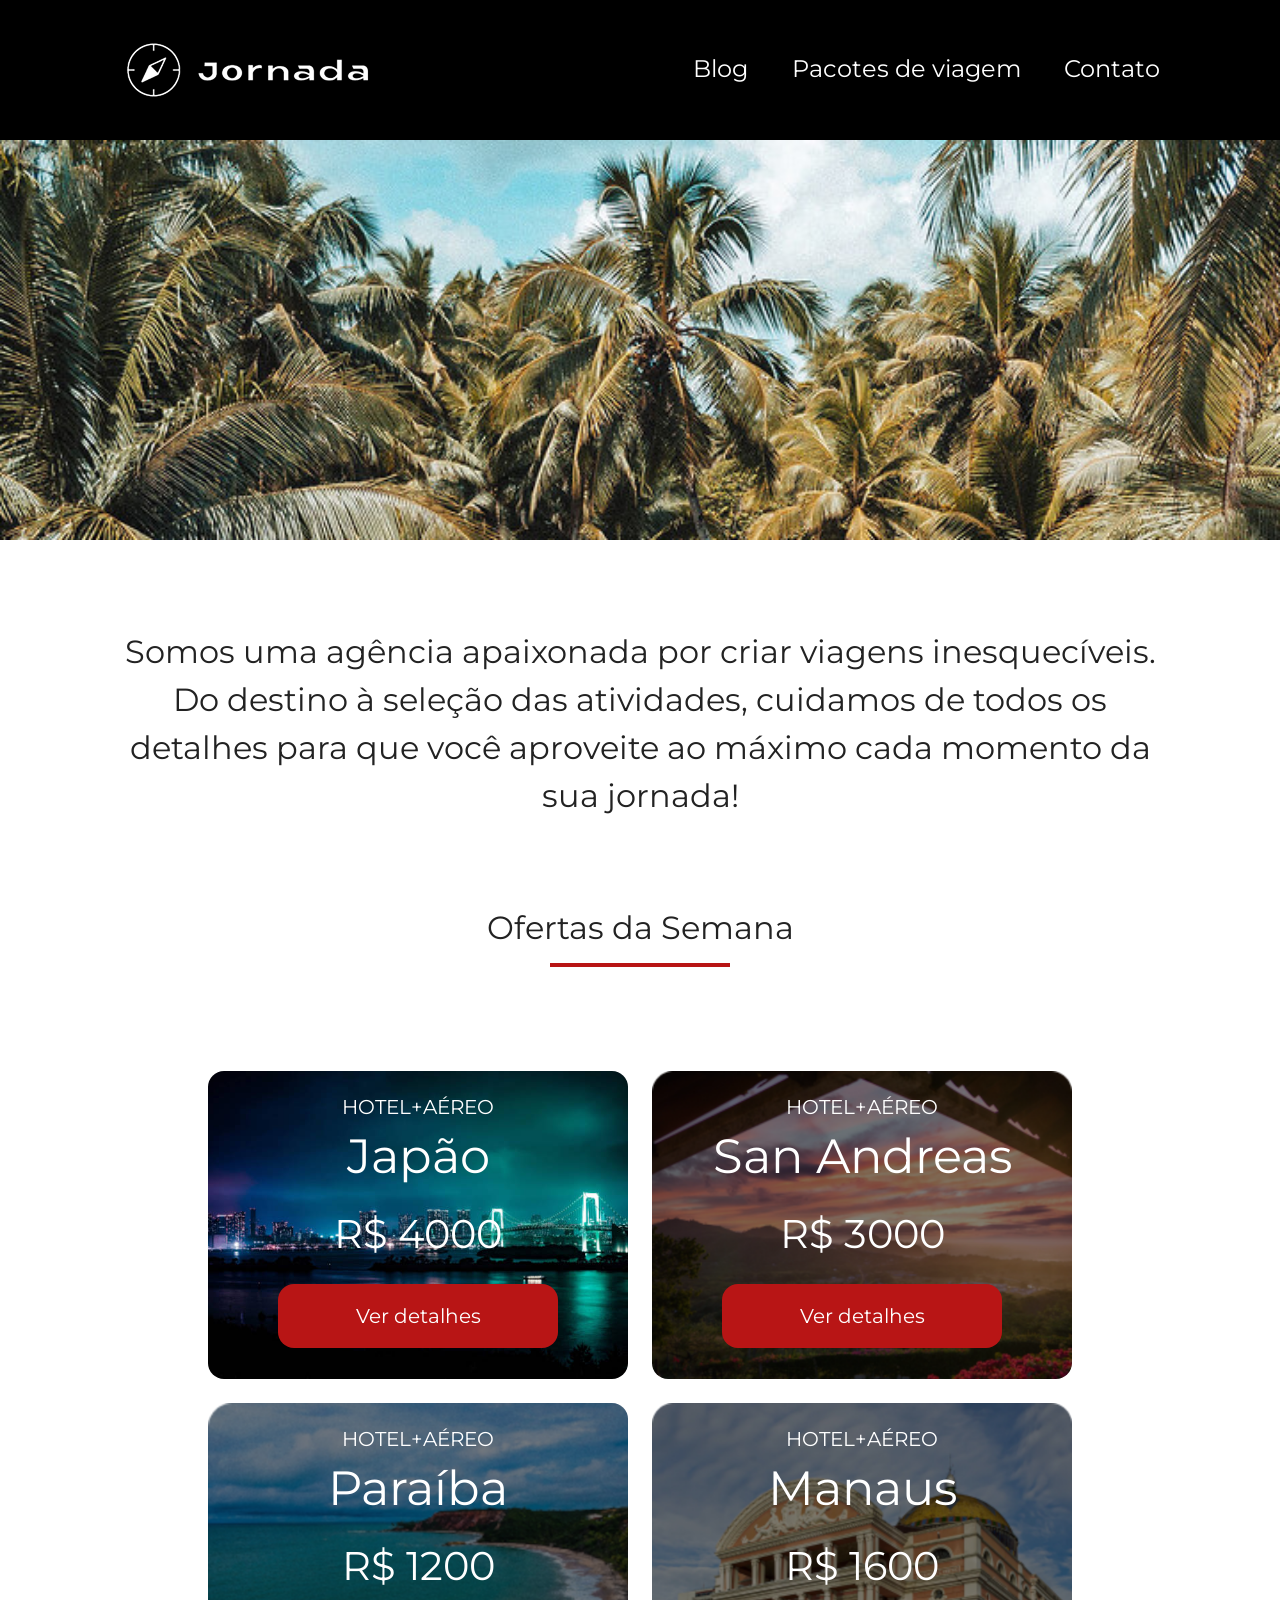
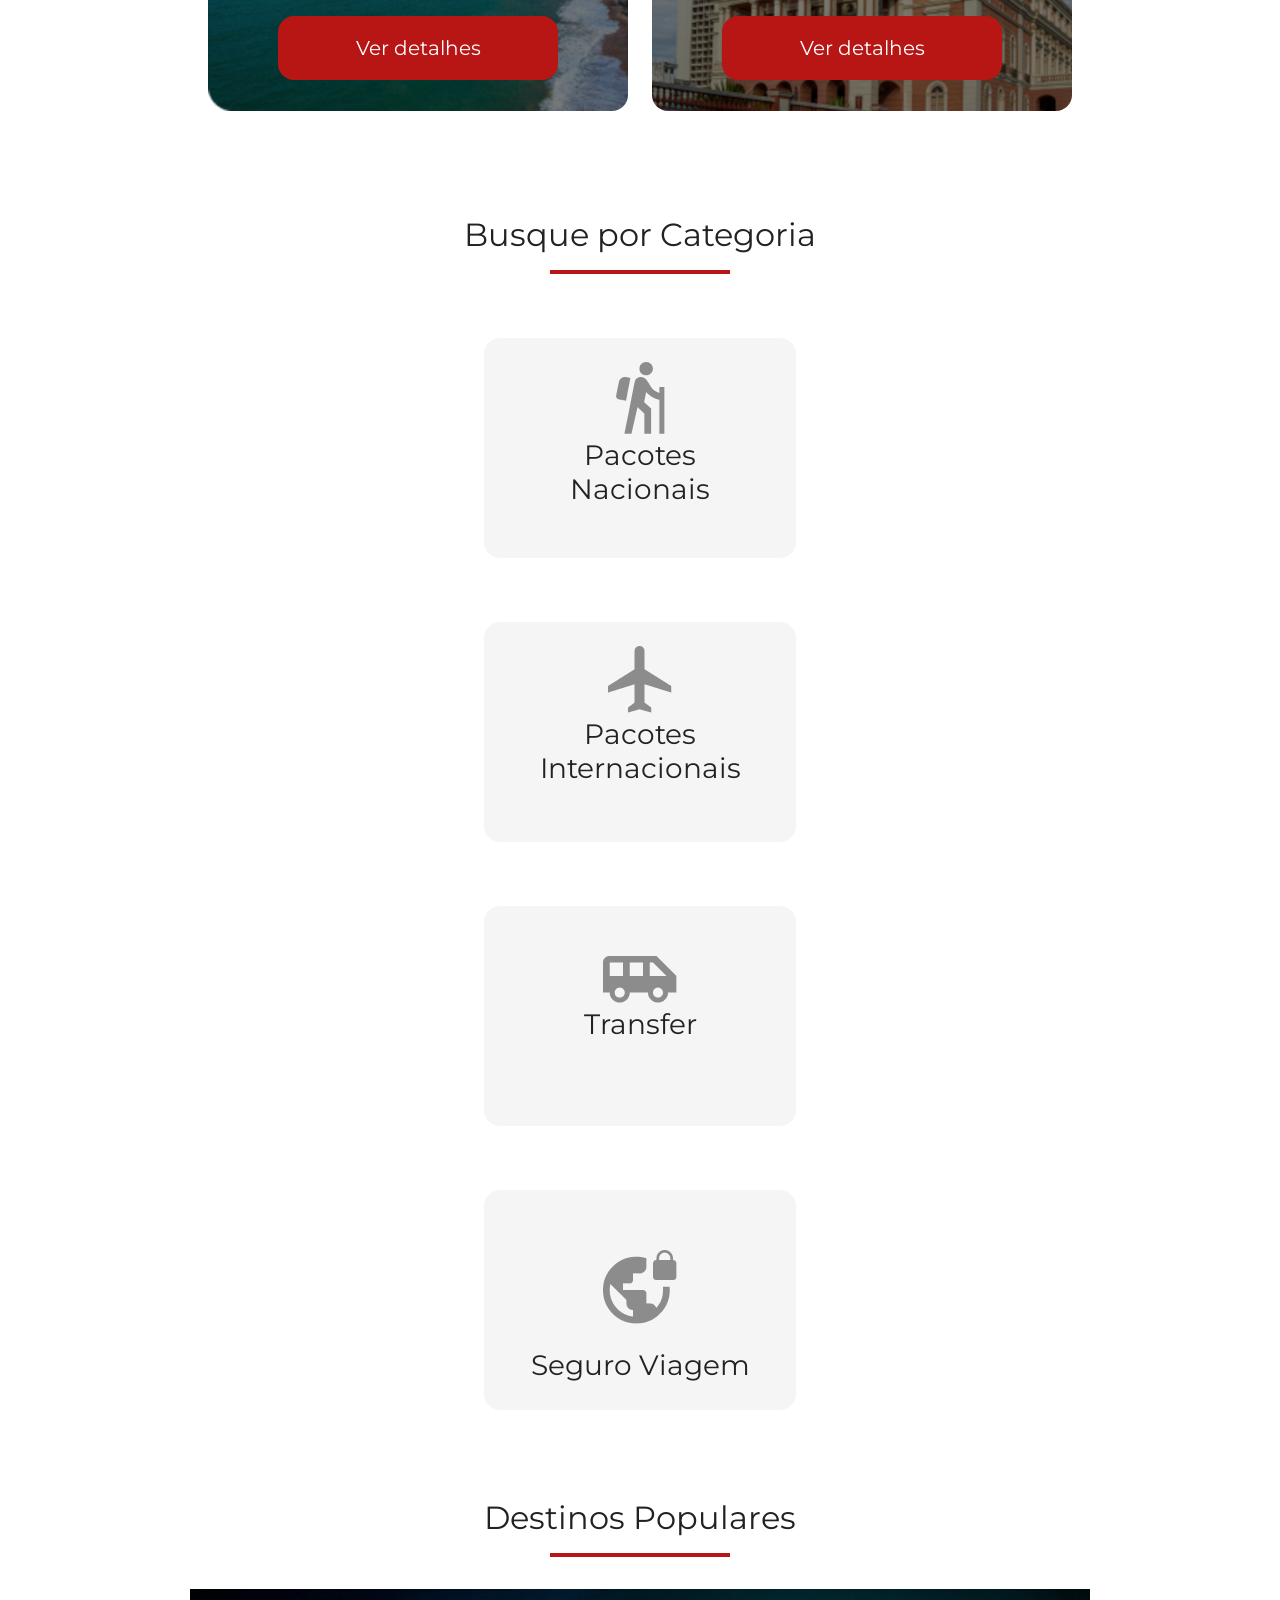
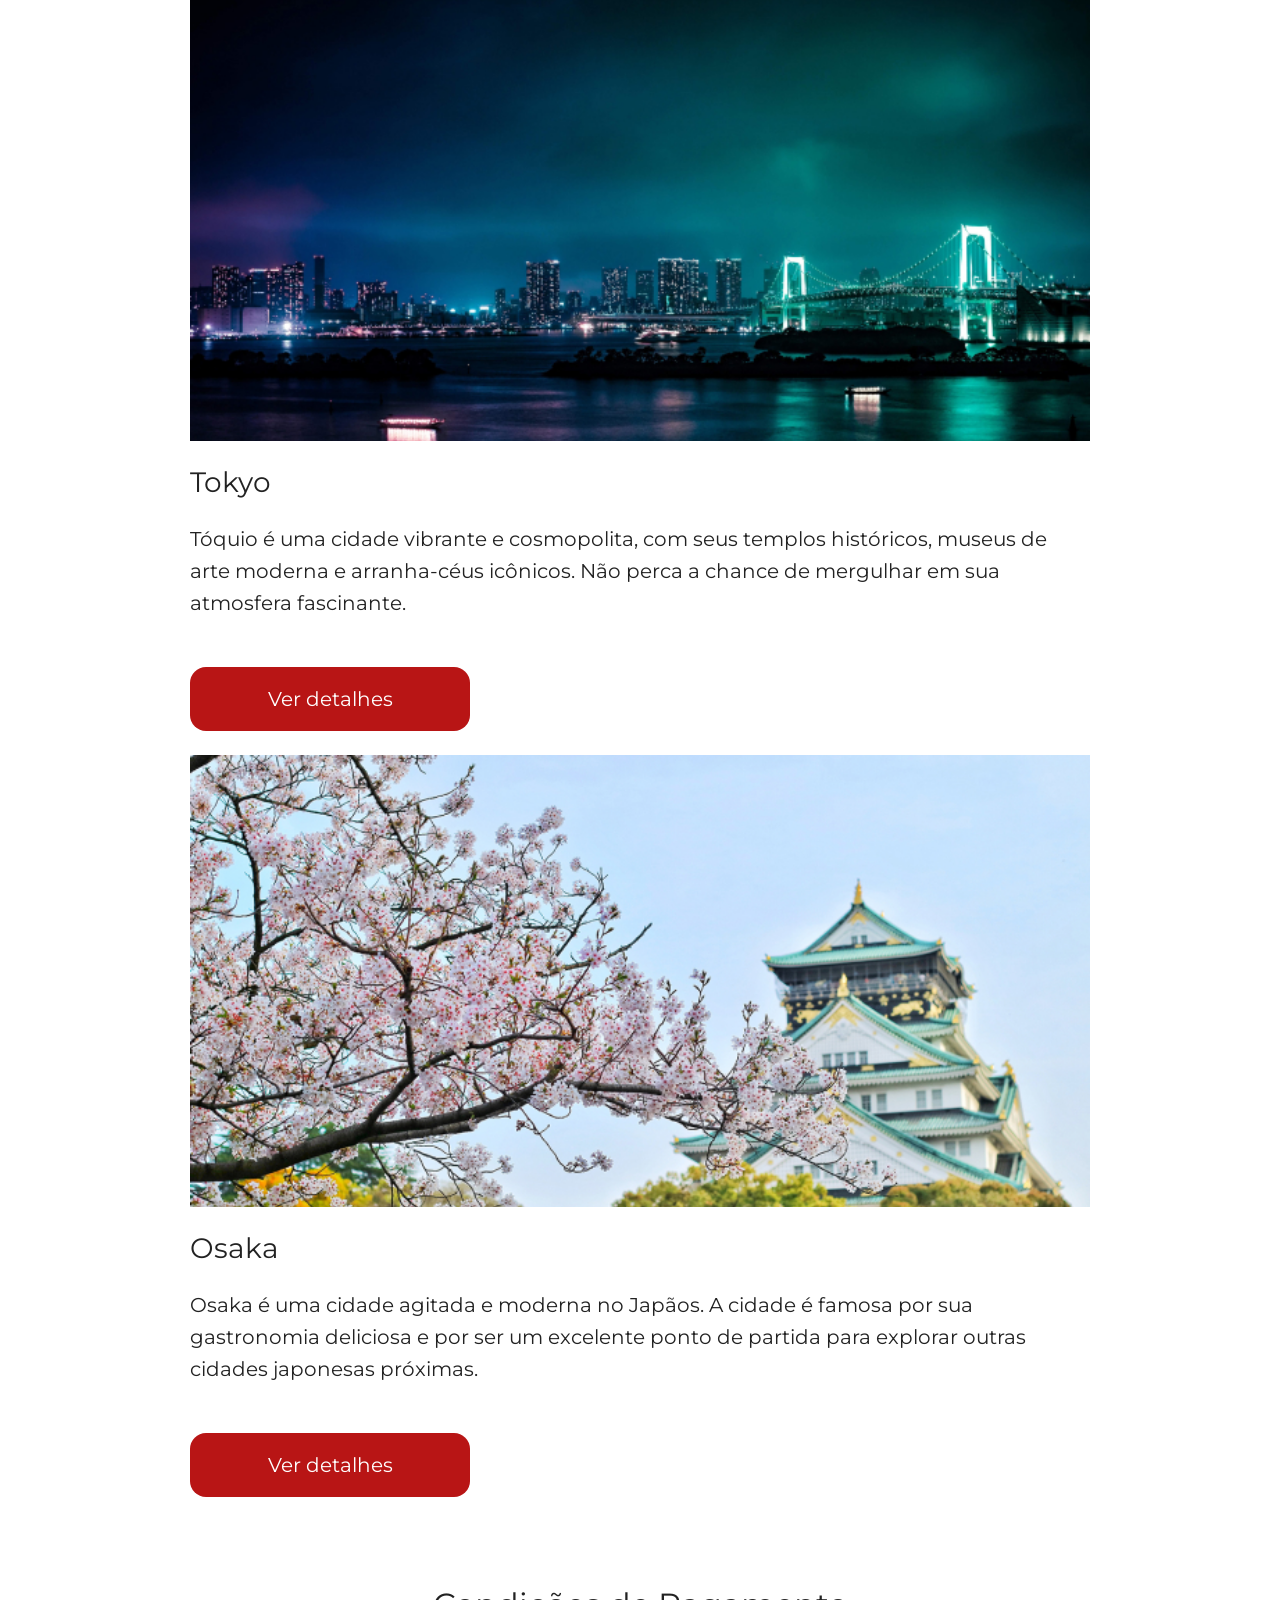
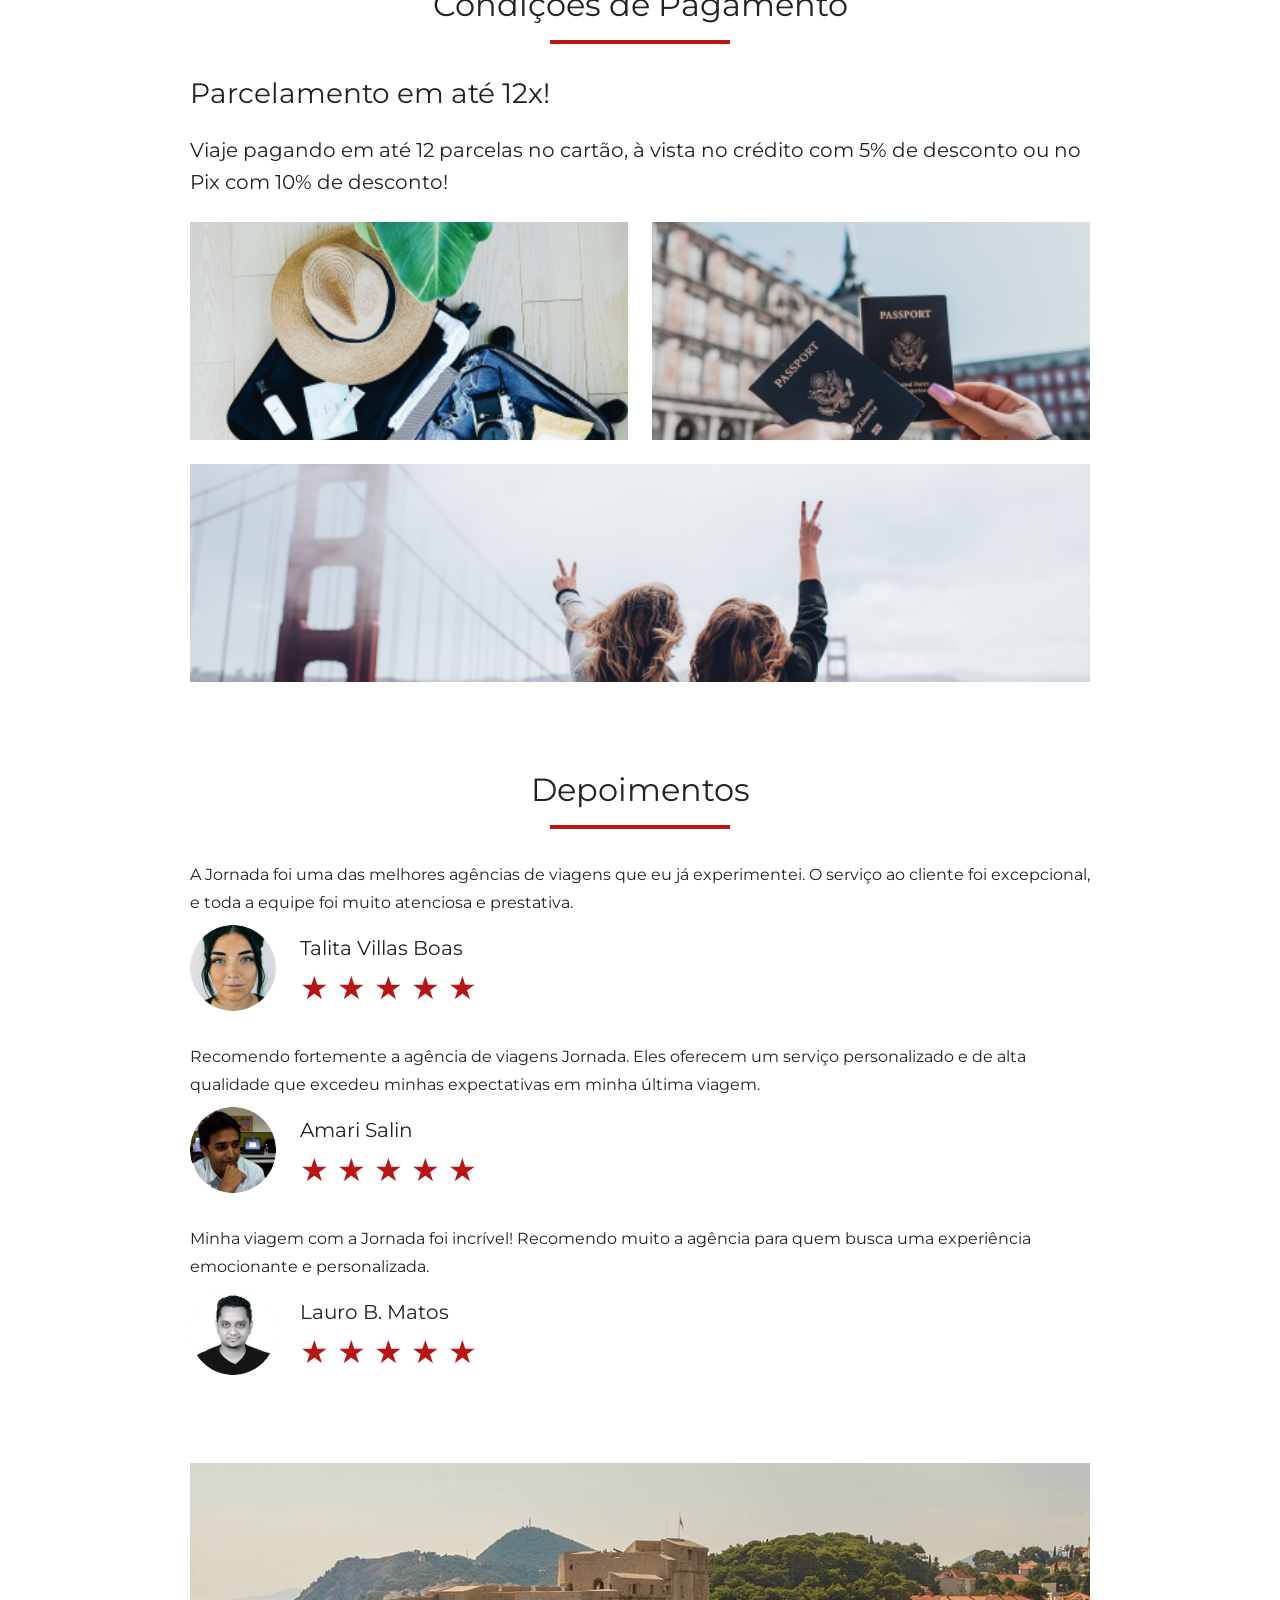
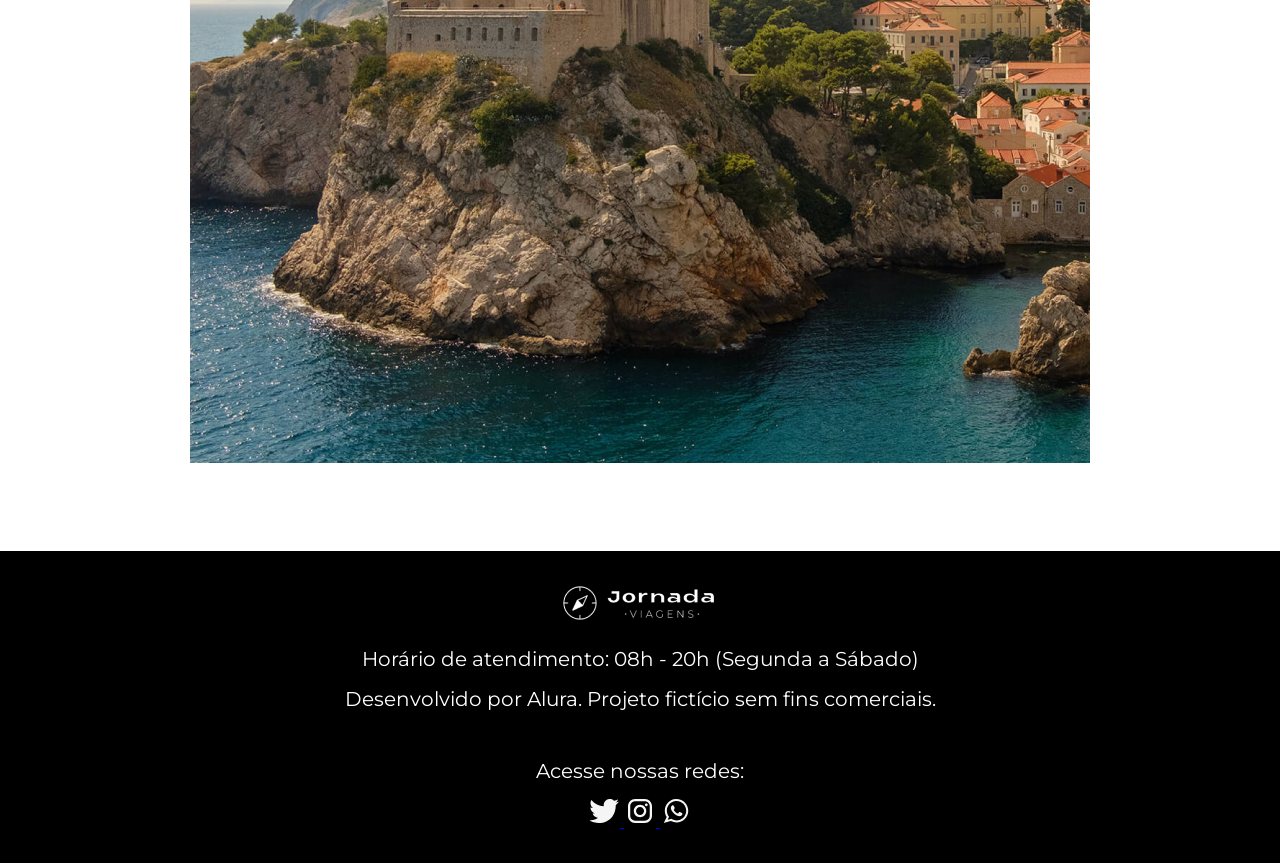
<file: index.html>
<!doctype html>
<html lang="pt-br">
  <head>
    <meta charset="UTF-8" />
    <meta name="viewport" content="width=device-width, initial-scale=1.0" />
    <meta
      name="description"
      content="Jornada Viagens, uma agência apaixonada por criar viagens inesquecíveis"
    />

    <meta name="og:title" content="Jornada Viagens" />
    <meta
      name="og:description"
      content="Jornada Viagens, uma agência apaixonada por criar viagens inesquecíveis"
    />
    <meta
      name="og:image"
      content="https://jhohannessf.github.io/jornada-viagens/img/logo-footer.png"
    />
    <meta name="og:type" content="website" />
    <meta
      name="og:url"
      content="https://jhohannessf.github.io/jornada-viagens"
    />

    <link rel="icon" href="favico.svg" type="xml/svg" />
    <link rel="stylesheet" href="./css/style.css" />
    <title>Jornada Viagens</title>
  </head>
  <body>
    <header class="main-header">
      <a class="logo" href="index.html" title="Voltar para a página inicial">
        <img
          class="img-mobile"
          src="img/bussola-jornada-branca.png"
          alt="Bússola do logo Jornada Viagens na cor branca"
        />
        <img
          class="img-desktop"
          src="img/bussola-texto-jornada-branca.png"
          alt="Logo Jornada Viagens na cor branca"
        />
      </a>
      <div class="navegation-menu">
        <label for="menu">
          <img src="img/menu.png" alt="menu" />
        </label>
        <input type="checkbox" id="menu" hidden />

        <nav>
          <ul class="list-links">
            <li>
              <a href="blog.html" target="_blank" title="Acessar Blog">Blog</a>
            </li>
            <li>
              <a
                href="pacotes-de-viagens.html"
                target="_blank"
                title="Acessar Pacotes de viagem"
                >Pacotes de viagem</a
              >
            </li>
            <li>
              <a href="contato.html" target="_blank" title="Acessar Contato"
                >Contato</a
              >
            </li>
          </ul>
        </nav>
      </div>
    </header>
    <main>
      <section class="hero">
        <div class="hero-img"></div>
        <h2>
          Somos uma agência apaixonada por criar viagens inesquecíveis. Do
          destino à seleção das atividades, cuidamos de todos os detalhes para
          que você aproveite ao máximo cada momento da sua jornada!
        </h2>
      </section>
      <section class="offers">
        <div class="section-title">
          <h2>Ofertas da Semana</h2>
          <hr />
        </div>
      </section>
      <div class="offers-cards">
        <article class="card japao">
          <header>
            <p>HOTEL+AÉREO</p>
            <h3>
              Japão <br />
              <span>R$ 4000</span>
            </h3>
          </header>
          <footer>
            <a href="#" class="button">Ver detalhes</a>
          </footer>
        </article>
        <article class="card san-andreas">
          <header>
            <p>HOTEL+AÉREO</p>
            <h3>
              San Andreas <br />
              <span>R$ 3000</span>
            </h3>
          </header>
          <footer>
            <a href="#" class="button">Ver detalhes</a>
          </footer>
        </article>
        <article class="card paraiba">
          <header>
            <p>HOTEL+AÉREO</p>
            <h3>
              Paraíba <br />
              <span>R$ 1200</span>
            </h3>
          </header>
          <footer>
            <a href="#" class="button">Ver detalhes</a>
          </footer>
        </article>
        <article class="card manaus">
          <header>
            <p>HOTEL+AÉREO</p>
            <h3>
              Manaus <br />
              <span>R$ 1600</span>
            </h3>
          </header>
          <footer>
            <a href="#" class="button">Ver detalhes</a>
          </footer>
        </article>
      </div>
      <section class="categories">
        <div class="section-title">
          <h2>Busque por Categoria</h2>
          <hr />
        </div>
        <div class="categories-cards">
          <a
            class="card"
            href="#"
            target="_blank"
            title="Busque pela categoria Pacotes Nacionais"
          >
            <img
              src="img/icone-pacotes-nacionais.png"
              alt="ícone cinza representando uma pessoa fazendo tracking"
            />
            <h3 class="content-title">
              Pacotes <br />
              Nacionais
            </h3>
          </a>
        </div>
        <div class="categories-cards">
          <a
            class="card"
            href="#"
            target="_blank"
            title="Busque pela categoria Pacotes Internacionais"
          >
            <img
              src="img/icone-pacotes-interacionais.png"
              alt="ícone cinza representando uma pessoa fazendo tracking"
            />
            <h3 class="content-title">
              Pacotes <br />
              Internacionais
            </h3>
          </a>
        </div>
        <div class="categories-cards">
          <a
            class="card single-line"
            href="#"
            target="_blank"
            title="Busque pela categoria Transfer"
          >
            <img
              src="img/icone-transfer.png"
              alt="ícone cinza representando um ônibus"
            />
            <h3 class="content-title">Transfer</h3>
          </a>
        </div>
        <div class="categories-cards">
          <a
            class="card single-line transfer"
            href="#"
            target="_blank"
            title="Busque pela categoria Seguro Viagem"
          >
            <img
              src="img/icone-seguro-viagem.png"
              alt="ícone cinza representando planeta com cadeado representado como seguro"
            />
            <h3 class="content-title">Seguro Viagem</h3>
          </a>
        </div>
      </section>
      <section class="destinations">
        <div class="section-title">
          <h2>Destinos Populares</h2>
          <hr />
        </div>
        <div class="destinations-items">
          <article class="item tokyo">
            <header>
              <div class="img-item"></div>
              <h3 class="content-title">Tokyo</h3>
            </header>
            <p class="content-text">
              Tóquio é uma cidade vibrante e cosmopolita, com seus templos
              históricos, museus de arte moderna e arranha-céus icônicos. Não
              perca a chance de mergulhar em sua atmosfera fascinante.
            </p>
            <footer>
              <a
                href="#"
                class="button"
                target="_blank"
                title="Veja mais detalhes de destino Tokyo"
              >
                Ver detalhes
              </a>
            </footer>
          </article>
          <article class="item osaka">
            <header>
              <div class="img-item"></div>
              <h3 class="content-title">Osaka</h3>
            </header>
            <p class="content-text">
              Osaka é uma cidade agitada e moderna no Japãos. A cidade é famosa
              por sua gastronomia deliciosa e por ser um excelente ponto de
              partida para explorar outras cidades japonesas próximas.
            </p>
            <footer>
              <a
                href="#"
                class="button"
                target="_blank"
                title="Veja mais detalhes de destino Osaka"
              >
                Ver detalhes
              </a>
            </footer>
          </article>
        </div>
      </section>
      <section class="payments">
        <div class="section-title">
          <h2>Condições de Pagamento</h2>
          <hr />
        </div>
        <div class="content-container">
          <div class="text-content">
            <h3 class="content-title">Parcelamento em até 12x!</h3>
            <p class="content-text">
              Viaje pagando em até 12 parcelas no cartão, à vista no crédito com
              5% de desconto ou no Pix com 10% de desconto!
            </p>
          </div>
          <div class="image-gallery">
            <div class="image first"></div>
            <div class="image second"></div>
            <div class="image thirdy colspan-2"></div>
          </div>
        </div>
      </section>
      <section class="testimonial">
        <div class="section-title">
          <h2>Depoimentos</h2>
          <hr />
        </div>
        <div class="testimonial-container">
          <article>
            <header>
              <p>
                A Jornada foi uma das melhores agências de viagens que eu já
                experimentei. O serviço ao cliente foi excepcional, e toda a
                equipe foi muito atenciosa e prestativa.
              </p>
            </header>
            <footer>
              <img
                src="img/avatar-talita.png"
                alt="imagem de perfil da cliente Talita Villas Boas"
              />
              <div class="profile-content">
                <h3>Talita Villas Boas</h3>
                <div class="rating">
                  <span class="star">★</span>
                  <span class="star">★</span>
                  <span class="star">★</span>
                  <span class="star">★</span>
                  <span class="star">★</span>
                </div>
              </div>
            </footer>
          </article>
          <article>
            <header>
              <p>
                Recomendo fortemente a agência de viagens Jornada. Eles oferecem
                um serviço personalizado e de alta qualidade que excedeu minhas
                expectativas em minha última viagem.
              </p>
            </header>
            <footer>
              <img
                src="img/avatar-amari.png"
                alt="imagem de perfil do cliente Amari Salin"
              />
              <div class="profile-content">
                <h3>Amari Salin</h3>
                <div class="rating">
                  <span class="star">★</span>
                  <span class="star">★</span>
                  <span class="star">★</span>
                  <span class="star">★</span>
                  <span class="star">★</span>
                </div>
              </div>
            </footer>
          </article>
          <article>
            <header>
              <p>
                Minha viagem com a Jornada foi incrível! Recomendo muito a
                agência para quem busca uma experiência emocionante e
                personalizada.
              </p>
            </header>
            <footer>
              <img
                src="img/avata-lauro.png"
                alt="imagem de perfil do cliente Lauro B. Matos"
              />
              <div class="profile-content">
                <h3>Lauro B. Matos</h3>
                <div class="rating">
                  <span class="star">★</span>
                  <span class="star">★</span>
                  <span class="star">★</span>
                  <span class="star">★</span>
                  <span class="star">★</span>
                </div>
              </div>
            </footer>
          </article>
        </div>
      </section>
      <section class="bottom-hero">
        <div class="hero-img"></div>
      </section>
    </main>
    <footer class="main-footer">
      <div class="footer-content">
        <img src="img/logo-footer.png" alt="logo completo Jornada Viagens" />
        <p>Horário de atendimento: 08h - 20h (Segunda a Sábado)</p>
        <p>Desenvolvido por Alura. Projeto fictício sem fins comerciais.</p>
      </div>
      <div class="footer-social">
        <p>Acesse nossas redes:</p>
        <a href="#" target="_blank" title="Acesse o Twitter do Jornada Viagens">
          <img
            src="img/icone-twitter.svg"
            alt="ícone do Twitter na cor branca"
          />
        </a>
        <a
          href="#"
          target="_blank"
          title="Acesse o Instagram do Jornada Viagens"
        >
          <img
            src="img/icone-instagram.svg"
            alt="ícone do Instagram na cor branca"
          />
        </a>
        <a href="#" target="_blank" title="Entre em contato via Whatsapp">
          <img
            src="img/icone-whatsapp.svg"
            alt="icone do Whatsapp na cor branca"
          />
        </a>
      </div>
    </footer>
  </body>
</html>
</file>
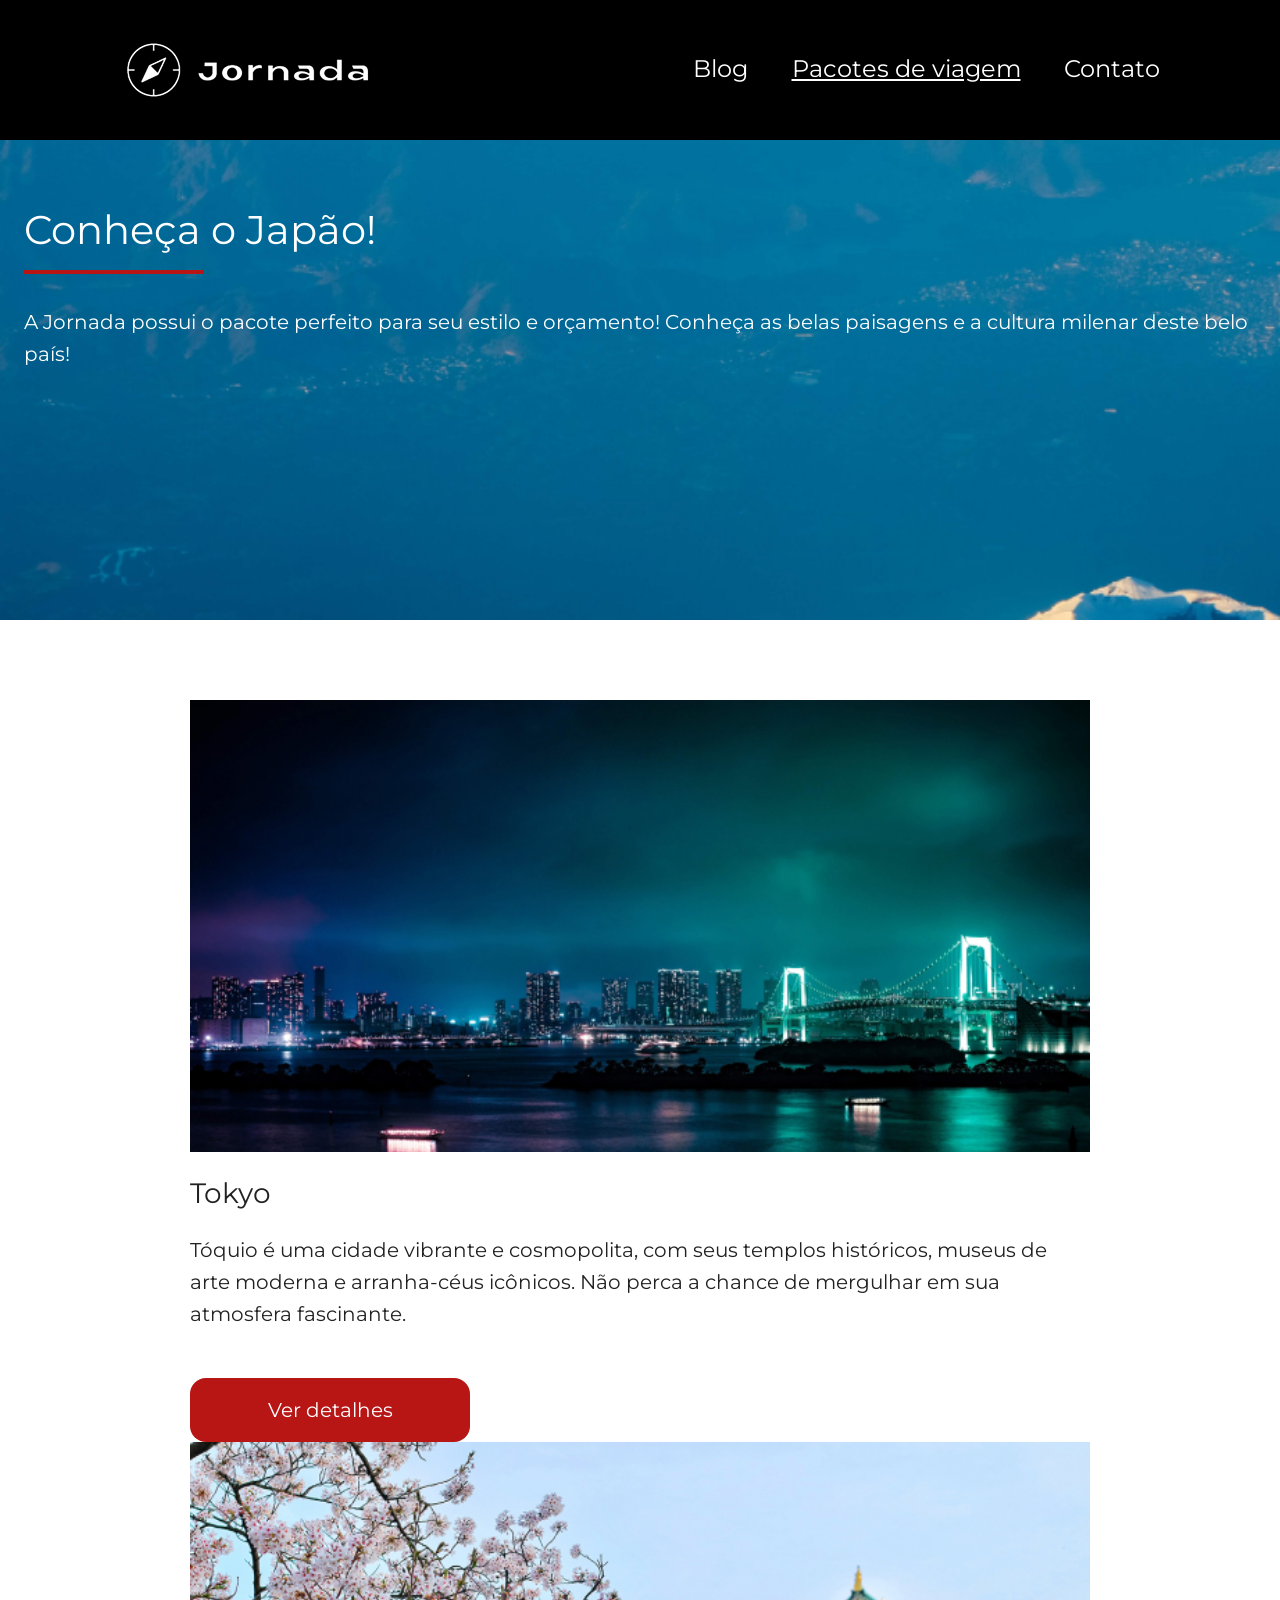
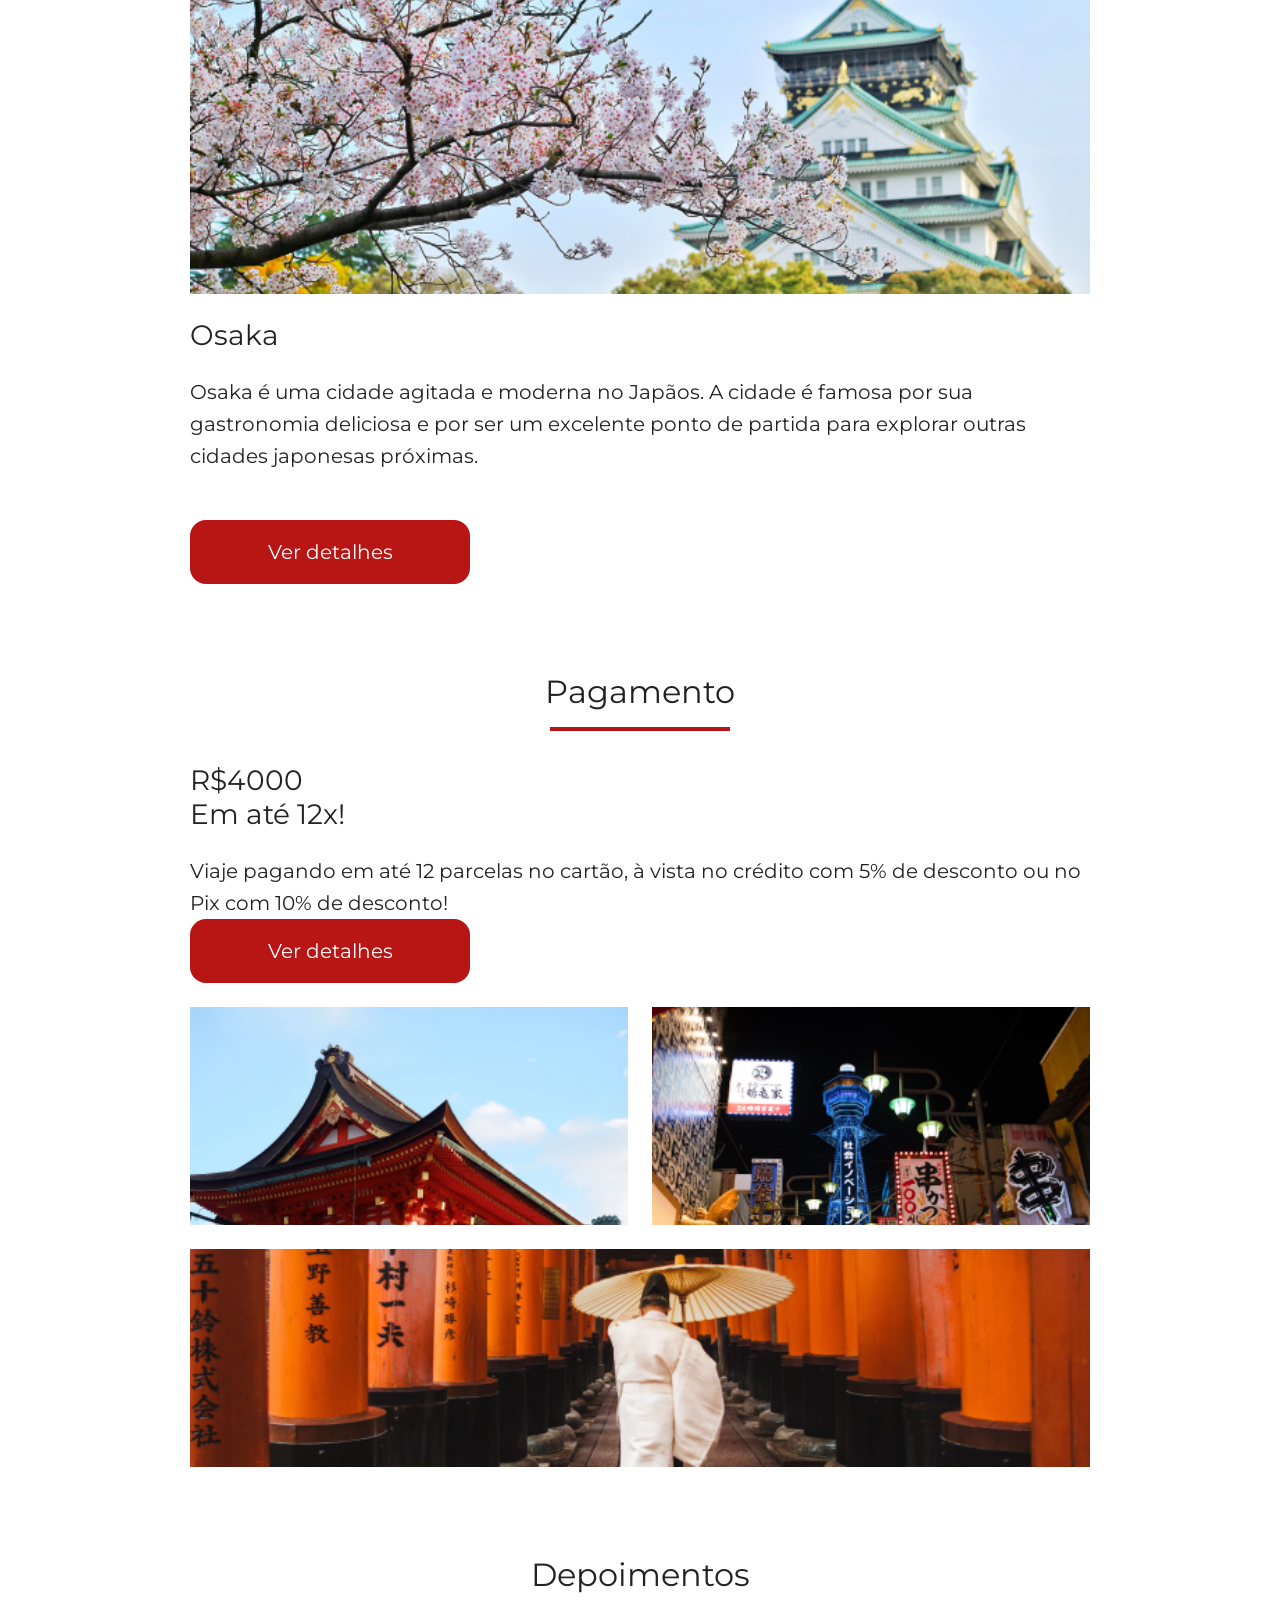
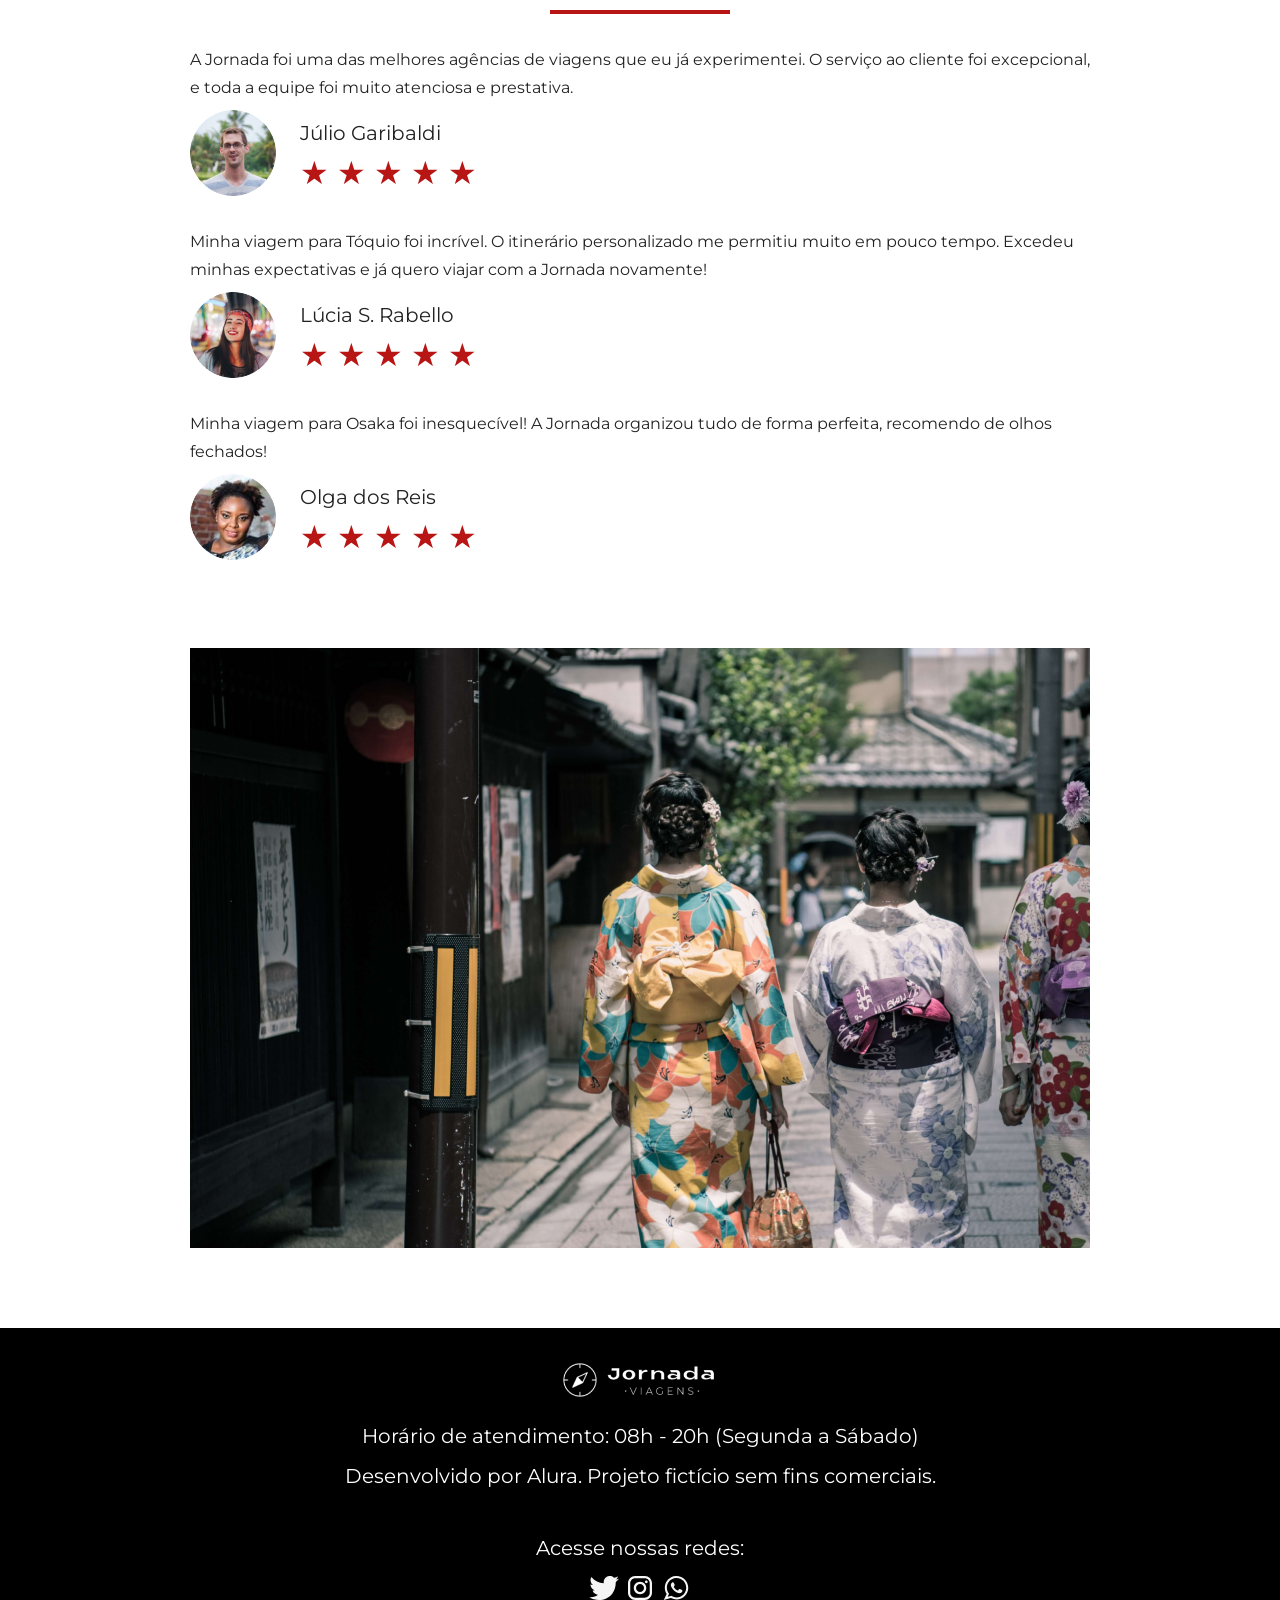
<file: pacotes-de-viagens.html>
<!DOCTYPE html>
<html lang="pt-br">
<head>
    <meta charset="UTF-8">
    <meta name="viewport" content="width=device-width, initial-scale=1.0">
    
    <link rel="icon" href="favico.svg" type="xml/svg" />
    <link rel="stylesheet" href="./css/style.css" />
    <title>Pacotes de viagens</title>
</head>
<body>
    <header class="main-header">
      <a class="logo" href="index.html" title="Voltar para a página inicial">
        <img
          class="img-mobile"
          src="img/bussola-jornada-branca.png"
          alt="Bússola do logo Jornada Viagens na cor branca"
        />
        <img
          class="img-desktop"
          src="img/bussola-texto-jornada-branca.png"
          alt="Logo Jornada Viagens na cor branca"
        />
      </a>
      <div class="navegation-menu">
        <label for="menu">
          <img src="img/menu.png" alt="menu" />
        </label>
        <input type="checkbox" id="menu" hidden />

        <nav>
          <ul class="list-links">
            <li>
              <a href="blog.html" target="_blank" title="Acessar Blog">Blog</a>
            </li>
            <li>
              <a
                class="active"
                href="pacotes-de-viagens.html"
                target="_blank"
                title="Acessar Pacotes de viagem"
                >Pacotes de viagem</a
              >
            </li>
            <li>
              <a href="contato.html" target="_blank" title="Acessar Contato"
                >Contato</a
              >
            </li>
          </ul>
        </nav>
      </div>
    </header>
    <main>
        <section class="travel-packages hero">
        <div class="hero-img">
            <div class="hero-content">
                <h1>Conheça o Japão!</h1>
                <hr />
                <p>
                    A Jornada possui o pacote perfeito para seu estilo e orçamento! Conheça as belas paisagens e a  cultura milenar deste belo país!
                </p>
            </div>
        </div>
      </section>
      <section class="travel-packages destinations">
        <article class="item tokyo">
            <header>
              <div class="img-item"></div>
              <h3 class="content-title">Tokyo</h3>
            </header>
            <p class="content-text">
              Tóquio é uma cidade vibrante e cosmopolita, com seus templos
              históricos, museus de arte moderna e arranha-céus icônicos. Não
              perca a chance de mergulhar em sua atmosfera fascinante.
            </p>
            <footer>
              <a
                href="#"
                class="button"
                target="_blank"
                title="Veja mais detalhes de destino Tokyo"
              >
                Ver detalhes
              </a>
            </footer>
          </article>
          <article class="item osaka">
            <header>
              <div class="img-item"></div>
              <h3 class="content-title">Osaka</h3>
            </header>
            <p class="content-text">
              Osaka é uma cidade agitada e moderna no Japãos. A cidade é famosa
              por sua gastronomia deliciosa e por ser um excelente ponto de
              partida para explorar outras cidades japonesas próximas.
            </p>
            <footer>
              <a
                href="#"
                class="button"
                target="_blank"
                title="Veja mais detalhes de destino Osaka"
              >
                Ver detalhes
              </a>
            </footer>
          </article>
        </div>
      </section>
      <section class="travel-packages payments">
        <div class="section-title">
          <h2>Pagamento</h2>
          <hr />
        </div>
        <div class="content-container">
          <div class="text-content">
            <h3 class="content-title">R$4000 <br>
            Em até 12x!</h3>
            <p class="content-text">
              Viaje pagando em até 12 parcelas no cartão, à vista no crédito com
              5% de desconto ou no Pix com 10% de desconto!
            </p>
            <footer>
              <a
                href="#"
                class="button"
                target="_blank"
                title="Veja mais detalhes de destino Osaka"
              >
                Ver detalhes
              </a>
            </footer>
          </div>
          <div class="image-gallery">
            <div class="image first"></div>
            <div class="image second"></div>
            <div class="image thirdy colspan-2"></div>
          </div>
        </div>
      </section>
      <section class="travel-packages testimonial">
        <div class="section-title">
          <h2>Depoimentos</h2>
          <hr />
        </div>
        <div class="testimonial-container">
          <article>
            <header>
              <p>
                A Jornada foi uma das melhores agências de viagens que eu já experimentei. 
                O serviço ao cliente foi excepcional, e toda a equipe foi muito atenciosa e prestativa.
              </p>
            </header>
            <footer>
              <img
                src="img/travel-packages/avatar-julio.png"
                alt="imagem de perfil da cliente Júlio Garibaldi"
              />
              <div class="profile-content">
                <h3>Júlio Garibaldi</h3>
                <div class="rating">
                  <span class="star">★</span>
                  <span class="star">★</span>
                  <span class="star">★</span>
                  <span class="star">★</span>
                  <span class="star">★</span>
                </div>
              </div>
            </footer>
          </article>
          <article>
            <header>
              <p>
                Minha viagem para Tóquio foi incrível. 
                O itinerário personalizado me permitiu muito em pouco tempo. 
                Excedeu minhas expectativas e já quero viajar com a Jornada novamente!
              </p>
            </header>
            <footer>
              <img
                src="img/travel-packages/avatar-lucia.png"
                alt="imagem de perfil do cliente Lúcia S. Rabello"
              />
              <div class="profile-content">
                <h3>Lúcia S. Rabello</h3>
                <div class="rating">
                  <span class="star">★</span>
                  <span class="star">★</span>
                  <span class="star">★</span>
                  <span class="star">★</span>
                  <span class="star">★</span>
                </div>
              </div>
            </footer>
          </article>
          <article>
            <header>
              <p>
                Minha viagem para Osaka foi inesquecível! 
                A Jornada organizou tudo de forma perfeita, 
                recomendo de olhos fechados!
              </p>
            </header>
            <footer>
              <img
                src="img/travel-packages/avatar-olga.png"
                alt="imagem de perfil do cliente Olga dos Reis"
              />
              <div class="profile-content">
                <h3>Olga dos Reis</h3>
                <div class="rating">
                  <span class="star">★</span>
                  <span class="star">★</span>
                  <span class="star">★</span>
                  <span class="star">★</span>
                  <span class="star">★</span>
                </div>
              </div>
            </footer>
          </article>
        </div>
      </section>
      <section class="travel-packages bottom-hero">
        <div class="hero-img"></div>
    </section>
    </main>
    <footer class="main-footer">
      <div class="footer-content">
        <img src="img/travel-packages/logo-footer.png" alt="logo completo do Pacote de viagens" />
        <p>Horário de atendimento: 08h - 20h (Segunda a Sábado)</p>
        <p>Desenvolvido por Alura. Projeto fictício sem fins comerciais.</p>
      </div>
      <div class="footer-social">
        <p>Acesse nossas redes:</p>
        <a href="#" target="_blank" title="Acesse o Twitter do Jornada Viagens">
          <img
            src="img/icone-twitter.svg"
            alt="ícone do Twitter na cor branca"
          />
        </a>
        <a
          href="#"
          target="_blank"
          title="Acesse o Instagram do Jornada Viagens"
        >
          <img
            src="img/icone-instagram.svg"
            alt="ícone do Instagram na cor branca"
          />
        </a>
        <a href="#" target="_blank" title="Entre em contato via Whatsapp">
          <img
            src="img/icone-whatsapp.svg"
            alt="icone do Whatsapp na cor branca"
          />
        </a>
      </div>
    </footer>     
    </main>
</body>
</html>
</file>
<file: css/style.css>
@import url(global.css);
@import url(header.css);
@import url(hero.css);
@import url(offers.css);
@import url(categories.css);
@import url(destinations.css);
@import url(payments.css);
@import url(testimonials.css);
@import url(footer.css);
</file>
